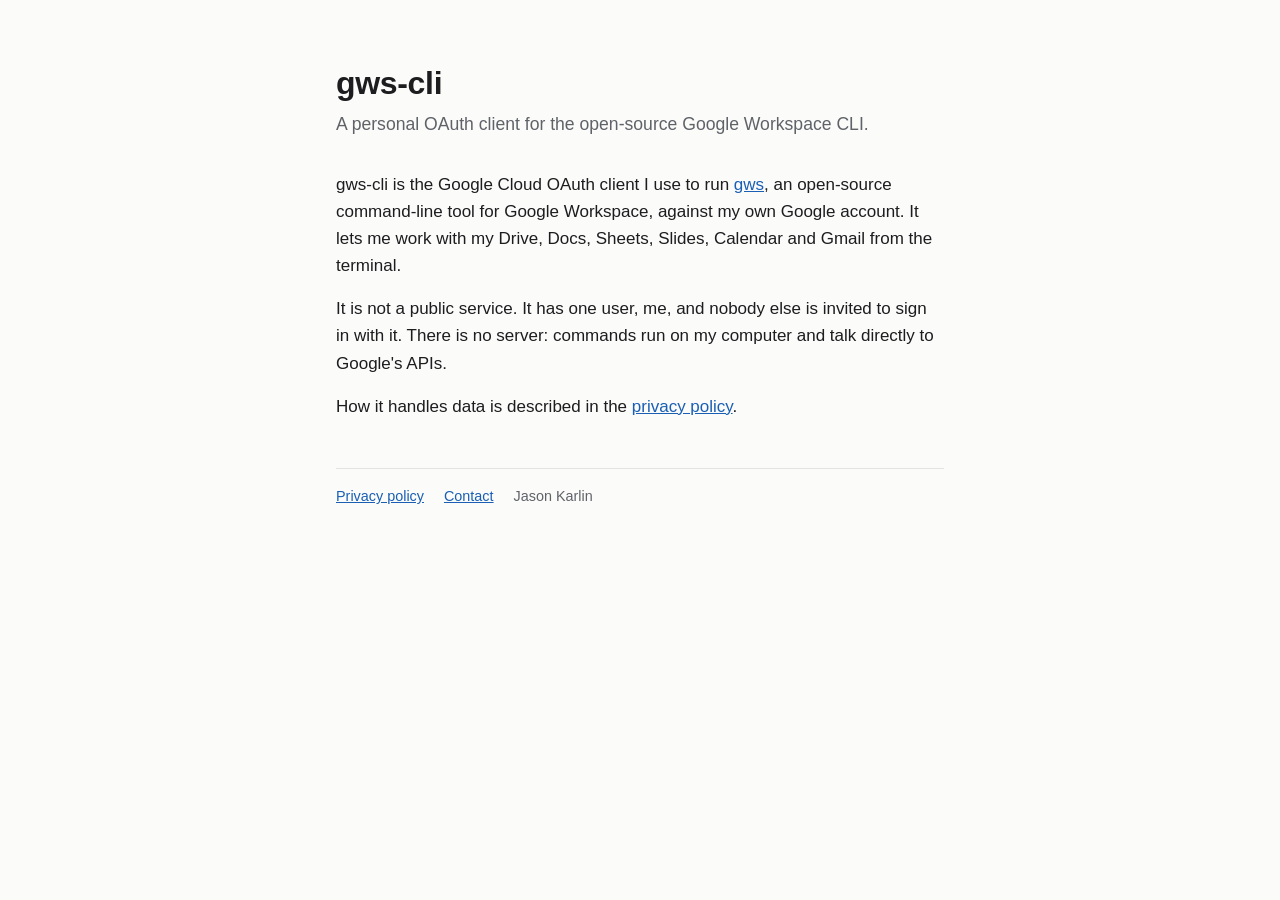
<file: index.html>
<!doctype html>
<html lang="en">
<head>
  <meta charset="utf-8">
  <meta name="viewport" content="width=device-width, initial-scale=1">
  <title>gws-cli</title>
  <meta name="description" content="A personal OAuth client for running the Google Workspace CLI against my own Google account.">
  <link rel="stylesheet" href="style.css">
</head>
<body>
<main>
  <h1>gws-cli</h1>
  <p class="lede">A personal OAuth client for the open-source Google Workspace CLI.</p>

  <p>gws-cli is the Google Cloud OAuth client I use to run
  <a href="https://github.com/googleworkspace/cli">gws</a>, an open-source
  command-line tool for Google Workspace, against my own Google account.
  It lets me work with my Drive, Docs, Sheets, Slides, Calendar and Gmail
  from the terminal.</p>

  <p>It is not a public service. It has one user, me, and nobody else is
  invited to sign in with it. There is no server: commands run on my computer
  and talk directly to Google's APIs.</p>

  <p>How it handles data is described in the <a href="privacy.html">privacy policy</a>.</p>

  <footer>
    <a href="privacy.html">Privacy policy</a>
    <a href="https://github.com/JGKarlin">Contact</a>
    Jason Karlin
  </footer>
</main>
</body>
</html>
</file>
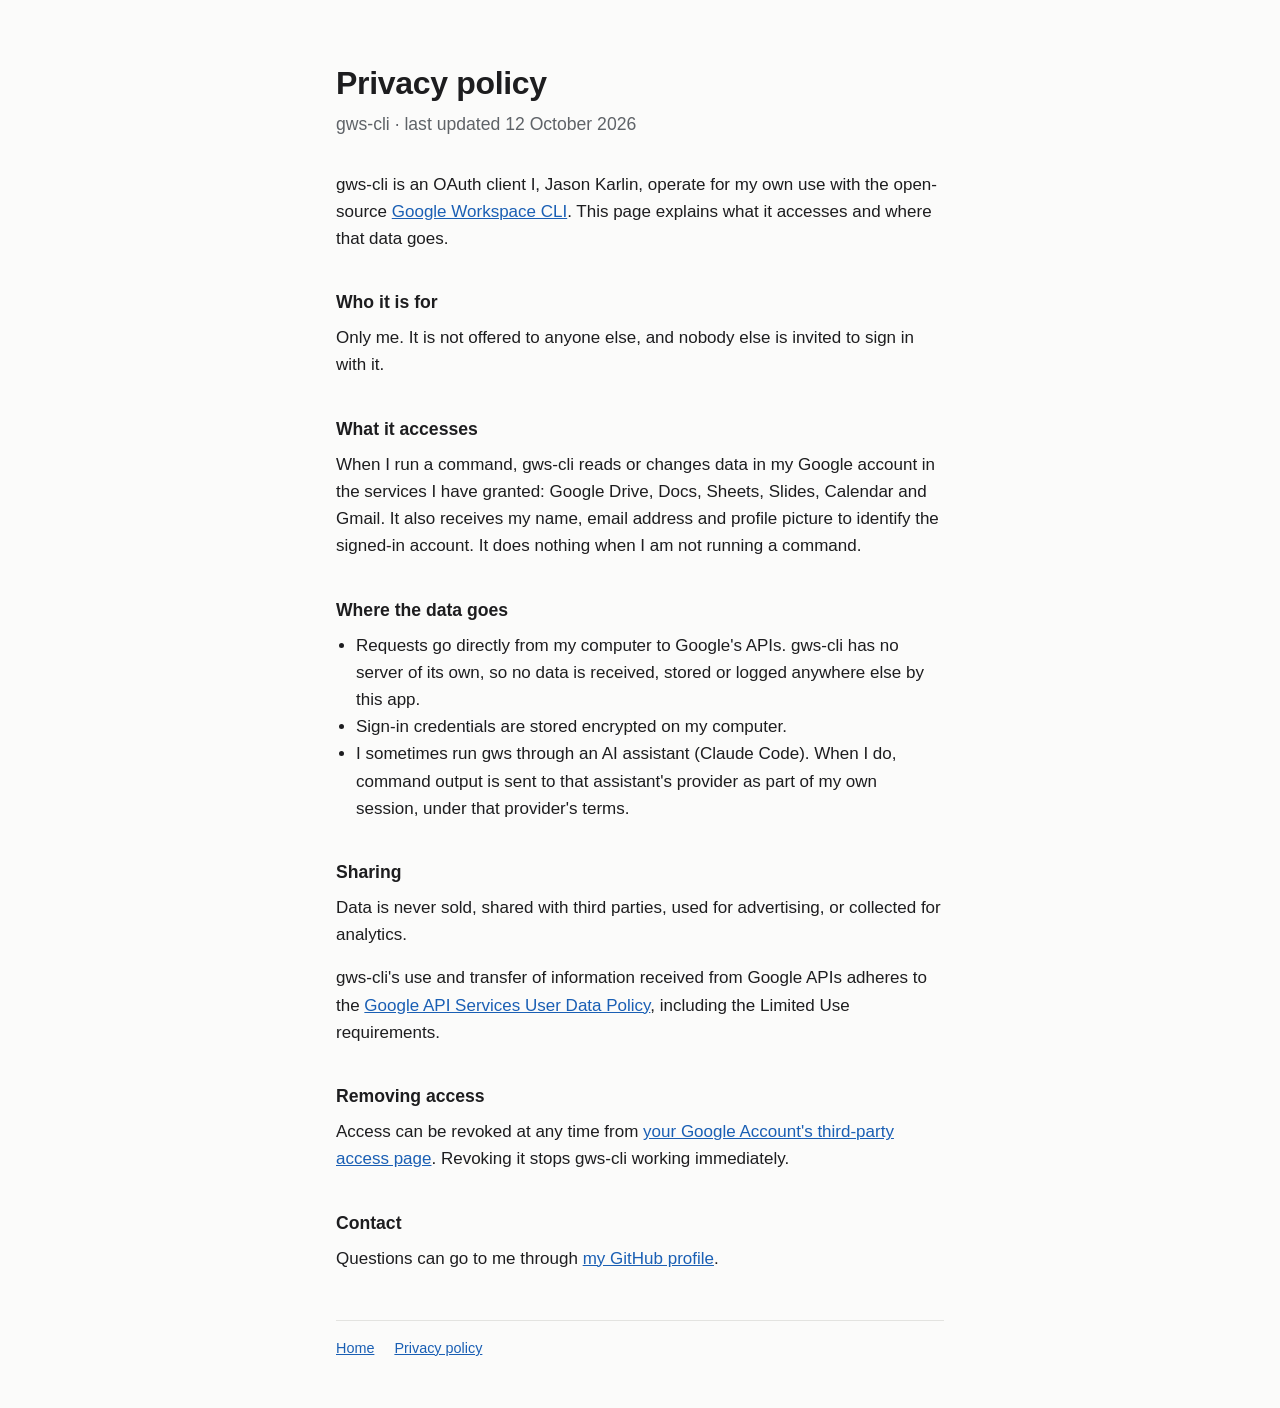
<file: privacy.html>
<!doctype html>
<html lang="en">
<head>
  <meta charset="utf-8">
  <meta name="viewport" content="width=device-width, initial-scale=1">
  <title>gws-cli privacy policy</title>
  <meta name="description" content="How the gws-cli OAuth client handles Google account data.">
  <link rel="stylesheet" href="style.css">
</head>
<body>
<main>
  <h1>Privacy policy</h1>
  <p class="lede">gws-cli · last updated 12 October 2026</p>

  <p>gws-cli is an OAuth client I, Jason Karlin, operate for my own use with
  the open-source <a href="https://github.com/googleworkspace/cli">Google
  Workspace CLI</a>. This page explains what it accesses and where that
  data goes.</p>

  <h2>Who it is for</h2>
  <p>Only me. It is not offered to anyone else, and nobody else is invited to
  sign in with it.</p>

  <h2>What it accesses</h2>
  <p>When I run a command, gws-cli reads or changes data in my Google account
  in the services I have granted: Google Drive, Docs, Sheets, Slides, Calendar
  and Gmail. It also receives my name, email address and profile picture to
  identify the signed-in account. It does nothing when I am not running a
  command.</p>

  <h2>Where the data goes</h2>
  <ul>
    <li>Requests go directly from my computer to Google's APIs. gws-cli has no
    server of its own, so no data is received, stored or logged anywhere
    else by this app.</li>
    <li>Sign-in credentials are stored encrypted on my computer.</li>
    <li>I sometimes run gws through an AI assistant (Claude Code). When I do,
    command output is sent to that assistant's provider as part of my own
    session, under that provider's terms.</li>
  </ul>

  <h2>Sharing</h2>
  <p>Data is never sold, shared with third parties, used for advertising, or
  collected for analytics.</p>
  <p>gws-cli's use and transfer of information received from Google APIs
  adheres to the
  <a href="https://developers.google.com/terms/api-services-user-data-policy">Google
  API Services User Data Policy</a>, including the Limited Use requirements.</p>

  <h2>Removing access</h2>
  <p>Access can be revoked at any time from
  <a href="https://myaccount.google.com/permissions">your Google Account's
  third-party access page</a>. Revoking it stops gws-cli working
  immediately.</p>

  <h2>Contact</h2>
  <p>Questions can go to me through <a href="https://github.com/JGKarlin">my
  GitHub profile</a>.</p>

  <footer>
    <a href="./">Home</a>
    <a href="privacy.html">Privacy policy</a>
  </footer>
</main>
</body>
</html>
</file>
<file: style.css>
:root {
  --bg: #fbfbfa;
  --fg: #1d1d1f;
  --muted: #5f6368;
  --rule: #e3e3e0;
  --link: #1a5fb4;
}
@media (prefers-color-scheme: dark) {
  :root {
    --bg: #161617;
    --fg: #ececec;
    --muted: #a0a0a5;
    --rule: #2e2e30;
    --link: #8ab4f8;
  }
}
* { box-sizing: border-box; }
body {
  margin: 0;
  background: var(--bg);
  color: var(--fg);
  font: 17px/1.6 -apple-system, BlinkMacSystemFont, "Segoe UI", Roboto, Helvetica, Arial, sans-serif;
}
main { max-width: 40rem; margin: 0 auto; padding: 4rem 1rem 3rem; }
h1 { font-size: 2rem; line-height: 1.2; margin: 0 0 0.5rem; letter-spacing: -0.01em; }
h2 { font-size: 1.1rem; margin: 2.25rem 0 0.5rem; }
p, ul { margin: 0 0 1rem; }
ul { padding-left: 1.25rem; }
.lede { color: var(--muted); font-size: 1.1rem; margin-bottom: 2rem; }
a { color: var(--link); }
footer {
  margin-top: 3rem; padding-top: 1rem;
  border-top: 1px solid var(--rule);
  color: var(--muted); font-size: 0.9rem;
}
footer a { margin-right: 1rem; }
</file>
